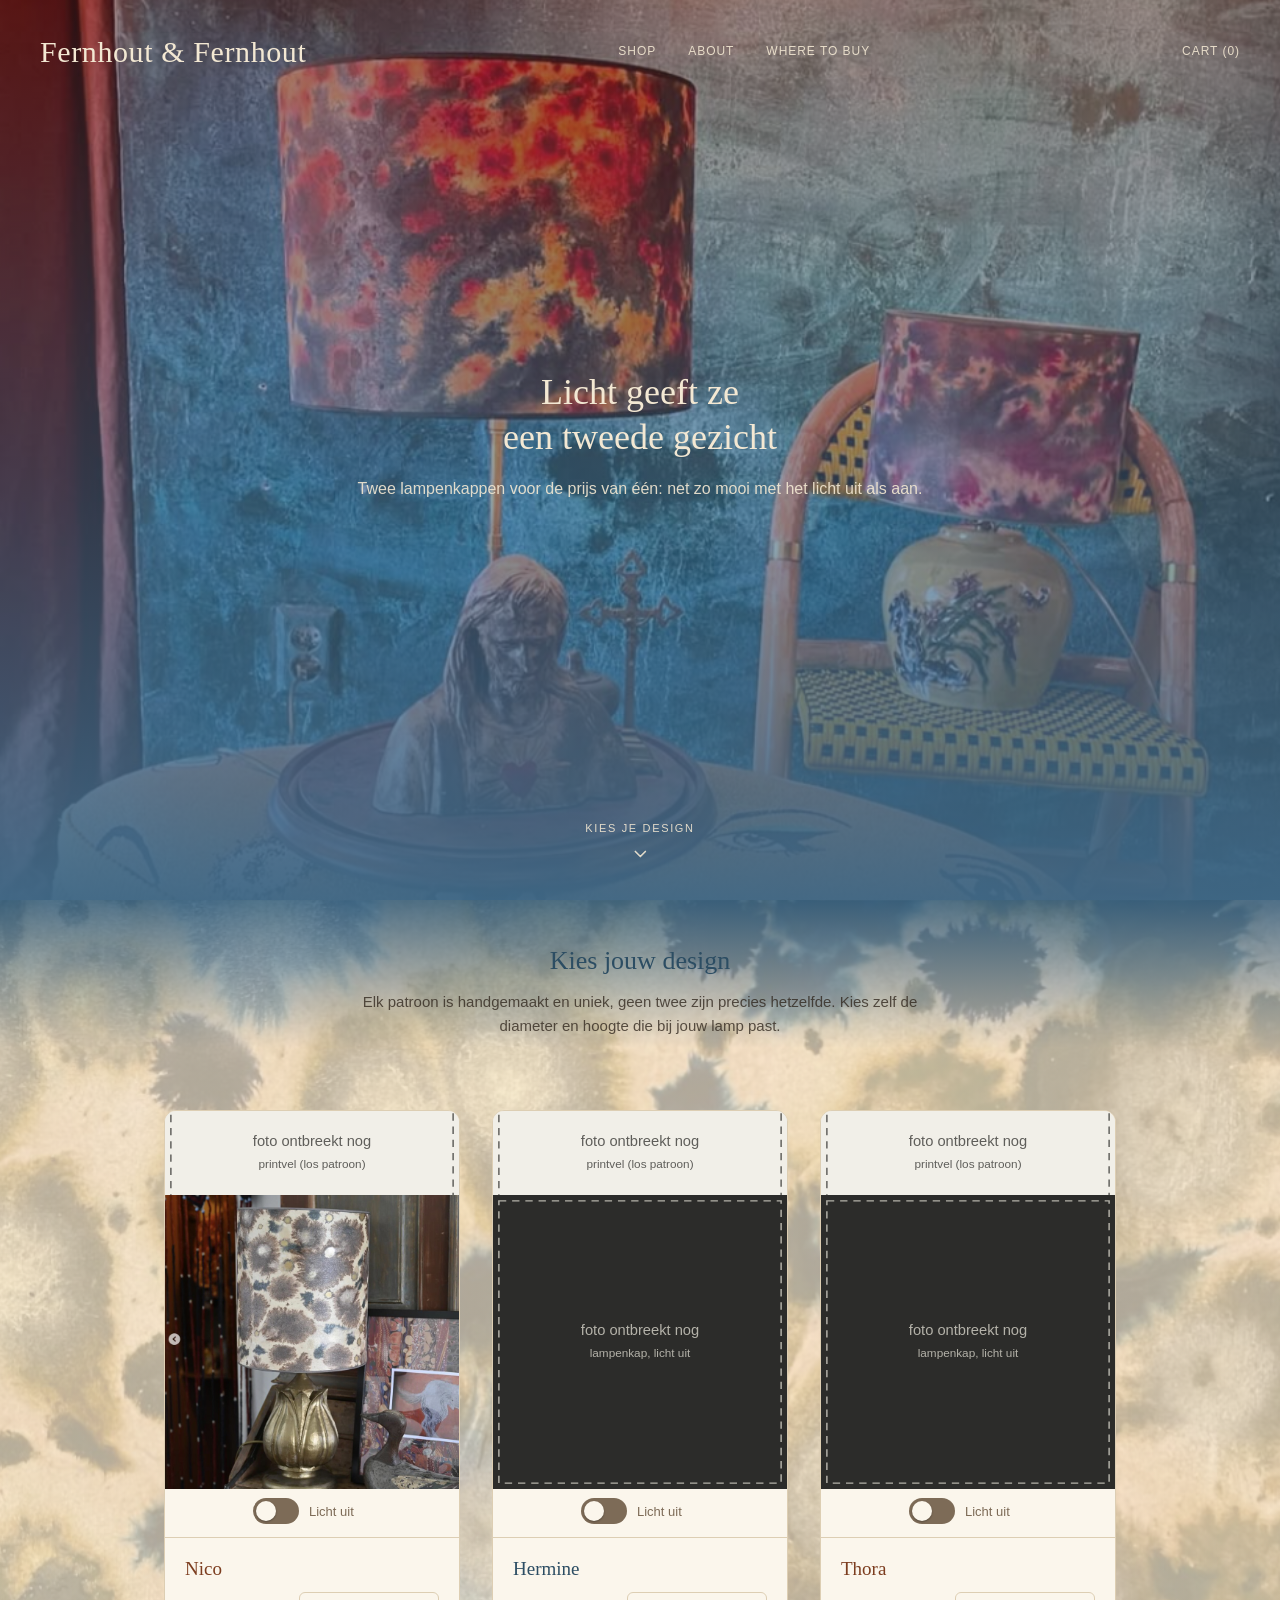
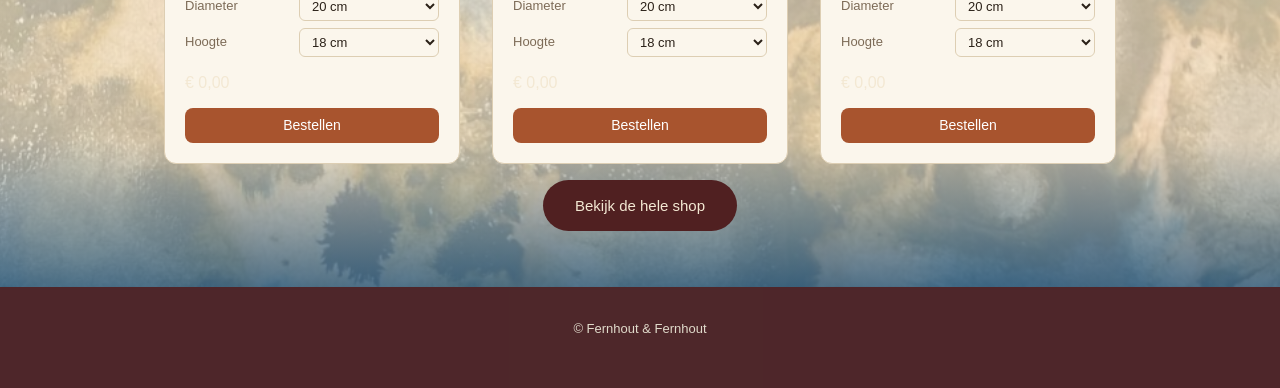
<file: index.html>
<!DOCTYPE html>
<html lang="nl">
<head>
  <meta charset="UTF-8" />
  <meta name="viewport" content="width=device-width, initial-scale=1.0" />
  <meta name="robots" content="noindex, nofollow" />
  <title>Fernhout & Fernhout - Handgemaakte lampenkappen</title>
  <link rel="stylesheet" href="css/style.css?v=27" />
  <link href="https://db.onlinewebfonts.com/c/17d24beb28415462d4cb742152bf4b9a?family=Boecklins+Universe" rel="stylesheet" />
</head>
<body>
  <section class="hero">
    <div class="hero-overlay"></div>
    <nav class="hero-nav">
      <div class="hero-logo">Fernhout &amp; Fernhout</div>
      <div class="hero-links">
        <a href="#catalog">Shop</a>
        <a href="#about">About</a>
        <a href="#where-to-buy">Where to buy</a>
      </div>
      <a href="#cart" class="hero-cart">Cart (0)</a>
      <button class="hamburger" type="button" aria-label="Menu openen" aria-expanded="false">
        <span></span>
        <span></span>
        <span></span>
      </button>
    </nav>
    <div class="mobile-menu">
      <a href="#catalog">Shop</a>
      <a href="#about">About</a>
      <a href="#where-to-buy">Where to buy</a>
      <a href="#cart">Cart (0)</a>
    </div>
    <div class="hero-content">
      <h1>Licht geeft ze<br />een tweede gezicht</h1>
      <p>Twee lampenkappen voor de prijs van één: net zo mooi met het licht uit als aan.</p>
    </div>
    <a href="#catalog" class="scroll-cue">
      <span>Kies je design</span>
      <svg viewBox="0 0 24 24" width="20" height="20" fill="none" stroke="currentColor" stroke-width="2">
        <path d="M6 9l6 6 6-6" stroke-linecap="round" stroke-linejoin="round" />
      </svg>
    </a>
  </section>

  <section class="catalog-section">
    <div class="catalog-photo-overlay"></div>
    <section class="catalog-intro">
      <h2>Kies jouw design</h2>
      <p>Elk patroon is handgemaakt en uniek, geen twee zijn precies hetzelfde. Kies zelf de diameter en hoogte die bij jouw lamp past.</p>
    </section>

    <main class="catalog" id="catalog"></main>

    <div class="view-all-row">
      <a href="shop.html" class="cta-button">Bekijk de hele shop</a>
    </div>
  </section>

  <section id="about"></section>
  <section id="where-to-buy"></section>

  <footer>
    &copy; Fernhout & Fernhout
  </footer>

  <script src="js/products.js?v=9"></script>
  <script src="js/app.js?v=8"></script>
</body>
</html>
</file>
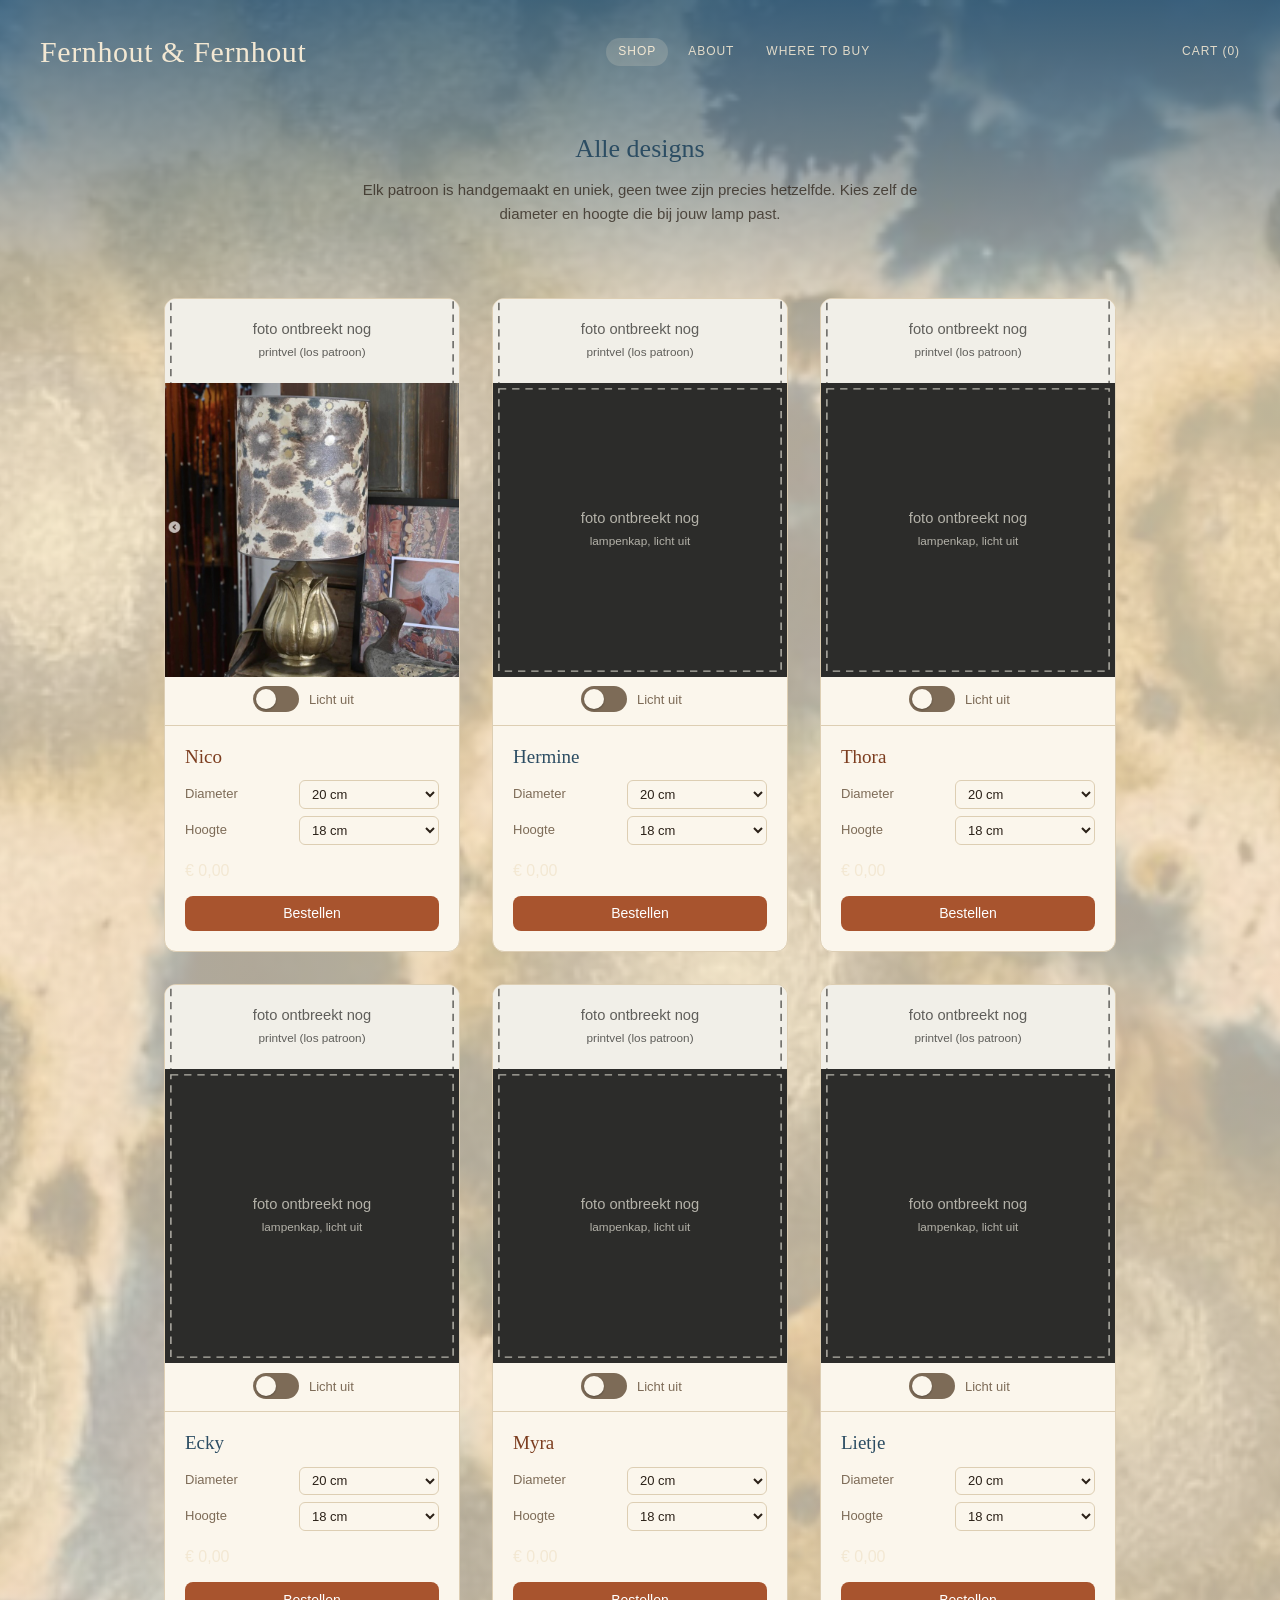
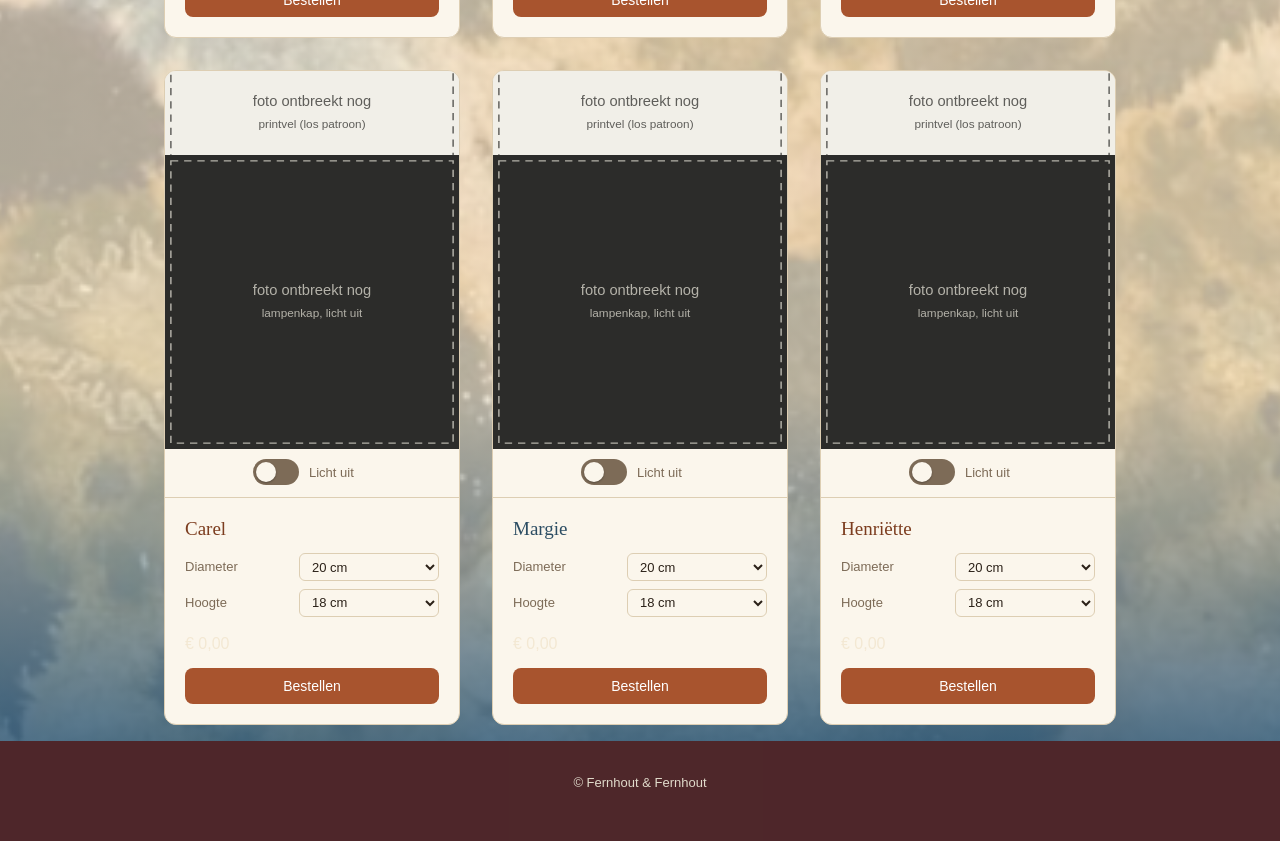
<file: shop.html>
<!DOCTYPE html>
<html lang="nl">
<head>
  <meta charset="UTF-8" />
  <meta name="viewport" content="width=device-width, initial-scale=1.0" />
  <meta name="robots" content="noindex, nofollow" />
  <title>Fernhout & Fernhout - Alle designs</title>
  <link rel="stylesheet" href="css/style.css?v=27" />
  <link href="https://db.onlinewebfonts.com/c/17d24beb28415462d4cb742152bf4b9a?family=Boecklins+Universe" rel="stylesheet" />
</head>
<body data-page="shop">
  <section class="catalog-section has-nav">
    <div class="catalog-photo-overlay"></div>
    <nav class="hero-nav">
      <a href="index.html" class="hero-logo">Fernhout &amp; Fernhout</a>
      <div class="hero-links">
        <a href="shop.html" class="active">Shop</a>
        <a href="index.html#about">About</a>
        <a href="index.html#where-to-buy">Where to buy</a>
      </div>
      <a href="#cart" class="hero-cart">Cart (0)</a>
      <button class="hamburger" type="button" aria-label="Menu openen" aria-expanded="false">
        <span></span>
        <span></span>
        <span></span>
      </button>
    </nav>
    <div class="mobile-menu">
      <a href="shop.html" class="active">Shop</a>
      <a href="index.html#about">About</a>
      <a href="index.html#where-to-buy">Where to buy</a>
      <a href="#cart">Cart (0)</a>
    </div>

    <section class="catalog-intro">
      <h2>Alle designs</h2>
      <p>Elk patroon is handgemaakt en uniek, geen twee zijn precies hetzelfde. Kies zelf de diameter en hoogte die bij jouw lamp past.</p>
    </section>

    <main class="catalog" id="catalog"></main>
  </section>

  <footer>
    &copy; Fernhout &amp; Fernhout
  </footer>

  <script src="js/products.js?v=9"></script>
  <script src="js/app.js?v=8"></script>
</body>
</html>
</file>
<file: css/style.css>
:root {
  --paper: #ede2ce;
  --ink: #2b2118;
  --muted: #7d6b57;
  --accent: #a8542e;
  --accent-dark: #7c3d1f;
  --ochre: #c98a2e;
  --border: #ddceb3;
  --bordeaux: #502021;
  --bordeaux-dark: #341113;
  --cream: #f3e8d3;
  --petrol: #3f6886;
  --petrol-dark: #2c4d63;
}

* {
  box-sizing: border-box;
}

body {
  margin: 0;
  font-family: -apple-system, BlinkMacSystemFont, "Segoe UI", sans-serif;
  background: var(--petrol);
  color: var(--cream);
  line-height: 1.6;
}

.hero-nav {
  position: absolute;
  top: 0;
  left: 0;
  right: 0;
  z-index: 2;
  display: flex;
  align-items: center;
  justify-content: space-between;
  padding: 1.75rem 2.5rem;
}

.hero-logo {
  font-family: "Boecklins Universe", "Arnold Böcklin", Georgia, serif;
  font-size: 30px;
  color: var(--cream);
  letter-spacing: 0.02em;
  text-decoration: none;
}

.catalog-section.has-nav {
  padding-top: 5.5rem;
}

.hero-links {
  display: flex;
  gap: 2rem;
}

.hero-links a,
.hero-cart {
  color: var(--cream);
  text-decoration: none;
  font-size: 12px;
  letter-spacing: 0.08em;
  text-transform: uppercase;
  opacity: 0.9;
}

.hero-links a:hover,
.hero-cart:hover {
  opacity: 1;
  text-decoration: underline;
}

.hero-links a.active,
.mobile-menu a.active {
  opacity: 1;
  background: rgba(243, 232, 211, 0.18);
  border-radius: 999px;
  padding: 0.3rem 0.75rem;
  margin: -0.3rem -0.75rem;
}

.mobile-menu a.active {
  border-radius: 6px;
  margin: 0;
}

.hamburger {
  display: none;
  position: relative;
  z-index: 2;
  flex-direction: column;
  justify-content: center;
  gap: 5px;
  width: 28px;
  height: 22px;
  background: none;
  border: none;
  cursor: pointer;
  padding: 0;
}

.hamburger span {
  display: block;
  width: 100%;
  height: 2px;
  background: var(--cream);
}

.mobile-menu {
  display: none;
  position: absolute;
  top: 68px;
  left: 0;
  right: 0;
  z-index: 3;
  flex-direction: column;
  background: var(--bordeaux-dark);
  padding: 0.5rem 2.5rem 1.25rem;
}

.mobile-menu.open {
  display: flex;
}

.mobile-menu a {
  color: var(--cream);
  text-decoration: none;
  font-size: 13px;
  letter-spacing: 0.06em;
  text-transform: uppercase;
  padding: 0.75rem 0;
  border-bottom: 1px solid rgba(243, 232, 211, 0.15);
}

.mobile-menu a:last-child {
  border-bottom: none;
}

@media (max-width: 640px) {
  .hero-links,
  .hero-cart {
    display: none;
  }

  .hamburger {
    display: flex;
  }
}

.scroll-cue {
  position: absolute;
  left: 50%;
  bottom: 2.25rem;
  transform: translateX(-50%);
  z-index: 2;
  display: flex;
  flex-direction: column;
  align-items: center;
  gap: 0.4rem;
  color: var(--cream);
  text-decoration: none;
  font-size: 11px;
  letter-spacing: 0.15em;
  text-transform: uppercase;
  opacity: 0.9;
  animation: bounce 2s infinite;
}

.scroll-cue:hover {
  opacity: 1;
}

@keyframes bounce {
  0%, 100% {
    transform: translate(-50%, 0);
  }
  50% {
    transform: translate(-50%, 8px);
  }
}

.hero {
  position: relative;
  min-height: 100vh;
  display: flex;
  align-items: center;
  justify-content: center;
  background-image: url("../images/hero-interior.png");
  background-size: cover;
  background-position: center;
}

.hero-overlay {
  position: absolute;
  inset: 0;
  background: linear-gradient(
    180deg,
    rgba(80, 32, 33, 0.5) 0%,
    rgba(63, 104, 134, 0.55) 55%,
    rgba(63, 104, 134, 0.97) 100%
  );
}

.hero-content {
  position: relative;
  text-align: center;
  color: var(--cream);
  padding: 2rem 1.5rem;
  max-width: 640px;
}

.hero-content h1 {
  font-family: Georgia, "Times New Roman", serif;
  font-weight: 500;
  font-size: 36px;
  line-height: 1.25;
  margin: 0 0 1rem;
}

.hero-content p {
  margin: 0 0 1.75rem;
  font-size: 16px;
  opacity: 0.9;
}

.cta-button {
  display: inline-block;
  background: var(--cream);
  color: var(--bordeaux-dark);
  font-weight: 500;
  padding: 0.85rem 2rem;
  border-radius: 999px;
  text-decoration: none;
  font-size: 15px;
}

.cta-button:hover {
  background: #fff;
}

.catalog {
  position: relative;
  z-index: 2;
  max-width: 1000px;
  margin: 0 auto;
  padding: 2rem 1.5rem 1rem;
  display: grid;
  grid-template-columns: repeat(auto-fit, minmax(280px, 1fr));
  gap: 2rem;
}

.view-all-row {
  position: relative;
  z-index: 2;
  text-align: center;
  padding: 0 1.5rem 3.5rem;
}

.view-all-row .cta-button {
  background: var(--bordeaux);
  color: var(--cream);
}

.view-all-row .cta-button:hover {
  background: var(--bordeaux-dark);
}

.card {
  background: #fbf6ec;
  border: 1px solid var(--border);
  border-radius: 12px;
  overflow: hidden;
  display: flex;
  flex-direction: column;
}

.card-images {
  display: flex;
  flex-direction: column;
}

.card-images .printvel-cell img {
  width: 100%;
  aspect-ratio: 3.5 / 1;
  object-fit: cover;
  display: block;
  background: var(--paper);
}

.card-images .shade-img {
  width: 100%;
  aspect-ratio: 1 / 1;
  object-fit: cover;
  display: block;
  background: var(--paper);
}

.switch-row {
  display: flex;
  align-items: center;
  justify-content: center;
  gap: 10px;
  padding: 0.6rem 0;
  border-bottom: 1px solid var(--border);
}

.light-switch {
  border: none;
  background: none;
  padding: 0;
  cursor: pointer;
}

.switch-track {
  display: inline-block;
  width: 46px;
  height: 26px;
  background: var(--muted);
  border-radius: 999px;
  position: relative;
  transition: background 0.2s;
}

.switch-thumb {
  position: absolute;
  top: 3px;
  left: 3px;
  width: 20px;
  height: 20px;
  background: #fbf6ec;
  border-radius: 50%;
  transition: transform 0.2s;
  box-shadow: 0 1px 2px rgba(0, 0, 0, 0.3);
}

.light-switch.on .switch-track {
  background: var(--accent-dark);
}

.light-switch.on .switch-thumb {
  transform: translateX(20px);
}

.switch-label {
  font-size: 13px;
  color: var(--muted);
  min-width: 62px;
}

.card-body {
  padding: 1rem 1.25rem 1.25rem;
  flex: 1;
  display: flex;
  flex-direction: column;
}

.card-body h2 {
  margin: 0 0 0.5rem;
  font-family: Georgia, "Times New Roman", serif;
  font-size: 19px;
  font-weight: 500;
  color: var(--accent-dark);
}

.card:nth-child(even) .card-body h2 {
  color: var(--petrol-dark);
}

.product-name-link {
  cursor: pointer;
}

.product-name-link:hover {
  text-decoration: underline;
}

.modal-backdrop {
  position: fixed;
  inset: 0;
  z-index: 10;
  background: rgba(43, 33, 24, 0.75);
  display: flex;
  align-items: center;
  justify-content: center;
  padding: 1.5rem;
}

.modal-card {
  position: relative;
  background: #fbf6ec;
  border-radius: 14px;
  max-width: 900px;
  width: 100%;
  max-height: 90vh;
  overflow-y: auto;
  display: flex;
  flex-wrap: wrap;
}

.modal-close {
  position: absolute;
  top: 0.75rem;
  right: 1rem;
  z-index: 2;
  background: none;
  border: none;
  font-size: 28px;
  line-height: 1;
  color: var(--muted);
  cursor: pointer;
}

.modal-media {
  flex: 1 1 340px;
  padding: 1.5rem;
  border-right: 1px solid var(--border);
}

.modal-breadcrumb {
  font-size: 12px;
  letter-spacing: 0.05em;
  text-transform: uppercase;
  color: var(--muted);
  margin-bottom: 0.75rem;
}

.modal-shade-img {
  width: 100%;
  aspect-ratio: 1 / 1;
  object-fit: cover;
  border-radius: 8px;
  display: block;
  background: var(--paper);
}

.modal-info {
  flex: 1 1 320px;
  padding: 1.5rem 1.75rem;
}

.modal-info h2 {
  font-family: Georgia, "Times New Roman", serif;
  font-size: 24px;
  color: var(--accent-dark);
  margin: 0 0 0.75rem;
}

.modal-description {
  color: var(--ink);
  opacity: 0.85;
  font-size: 14px;
  margin: 0 0 1.25rem;
}

.modal-colors {
  margin-bottom: 1.25rem;
}

.modal-colors-label {
  display: block;
  font-size: 12px;
  letter-spacing: 0.05em;
  text-transform: uppercase;
  color: var(--muted);
  margin-bottom: 0.5rem;
}

.modal-colors-pending {
  font-size: 13px;
  color: var(--muted);
  margin: 0;
}

.color-chips {
  display: flex;
  flex-wrap: wrap;
  gap: 0.5rem;
}

.color-chip {
  display: flex;
  align-items: center;
  gap: 0.4rem;
  font-size: 13px;
  color: var(--ink);
  border: 1px solid var(--border);
  border-radius: 999px;
  padding: 0.25rem 0.65rem 0.25rem 0.4rem;
}

.color-dot {
  width: 14px;
  height: 14px;
  border-radius: 50%;
  display: inline-block;
  border: 1px solid rgba(0, 0, 0, 0.15);
}

.card-body p {
  margin: 0 0 1rem;
  color: var(--muted);
  font-size: 14px;
  flex: 1;
}

.catalog-intro {
  position: relative;
  z-index: 2;
  padding: 2.5rem 1.5rem;
  text-align: center;
}

.catalog-intro h2 {
  font-family: Georgia, "Times New Roman", serif;
  font-size: 26px;
  font-weight: 500;
  color: var(--petrol-dark);
  margin: 0 0 0.5rem;
}

.catalog-intro p {
  margin: 0 auto;
  max-width: 560px;
  color: var(--ink);
  opacity: 0.75;
  font-size: 15px;
}

.options {
  display: flex;
  flex-direction: column;
  gap: 0.45rem;
  margin-bottom: 0.85rem;
}

.options label {
  display: flex;
  align-items: center;
  justify-content: space-between;
  font-size: 13px;
  color: var(--muted);
  gap: 0.75rem;
}

.options select {
  border: 1px solid var(--border);
  border-radius: 6px;
  background: #fbf6ec;
  color: var(--ink);
  padding: 0.3rem 0.5rem;
  font-size: 13px;
  flex: 1;
  max-width: 140px;
}

.price {
  font-weight: 500;
  margin-bottom: 0.75rem;
}

.buy-button {
  background: var(--accent);
  color: #fff;
  border: none;
  padding: 0.6rem 1rem;
  border-radius: 8px;
  cursor: pointer;
  font-size: 14px;
}

.buy-button:hover {
  opacity: 0.9;
}

.catalog-section {
  position: relative;
  background-image: url("../images/section-printvel.jpg");
  background-size: cover;
  background-position: center;
}

.catalog-photo-overlay {
  position: absolute;
  inset: 0;
  background: linear-gradient(
    180deg,
    rgba(63, 104, 134, 0.9) 0%,
    rgba(243, 232, 211, 0.72) 15%,
    rgba(243, 232, 211, 0.72) 85%,
    rgba(63, 104, 134, 0.9) 100%
  );
}

footer {
  background: var(--bordeaux);
  text-align: center;
  padding: 2rem 1.5rem 3rem;
  color: var(--cream);
  opacity: 0.9;
  font-size: 13px;
}
</file>
